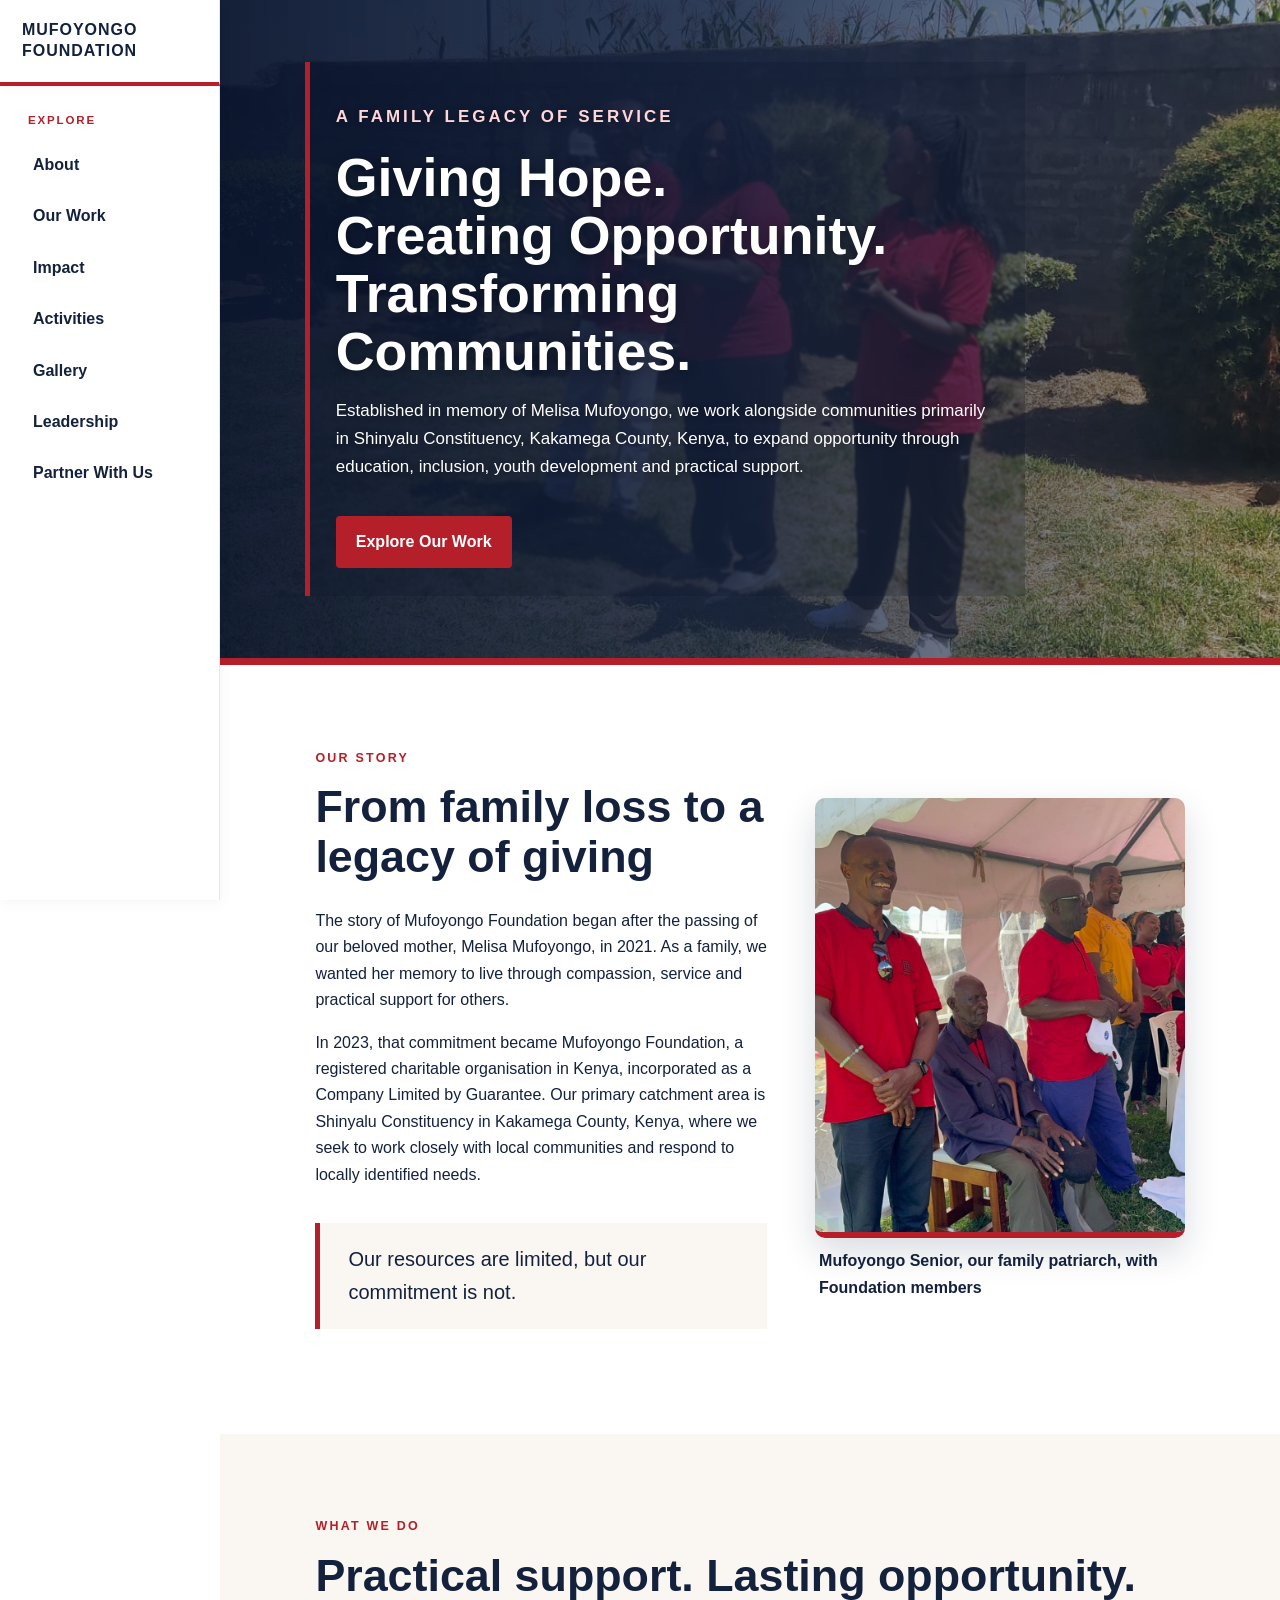
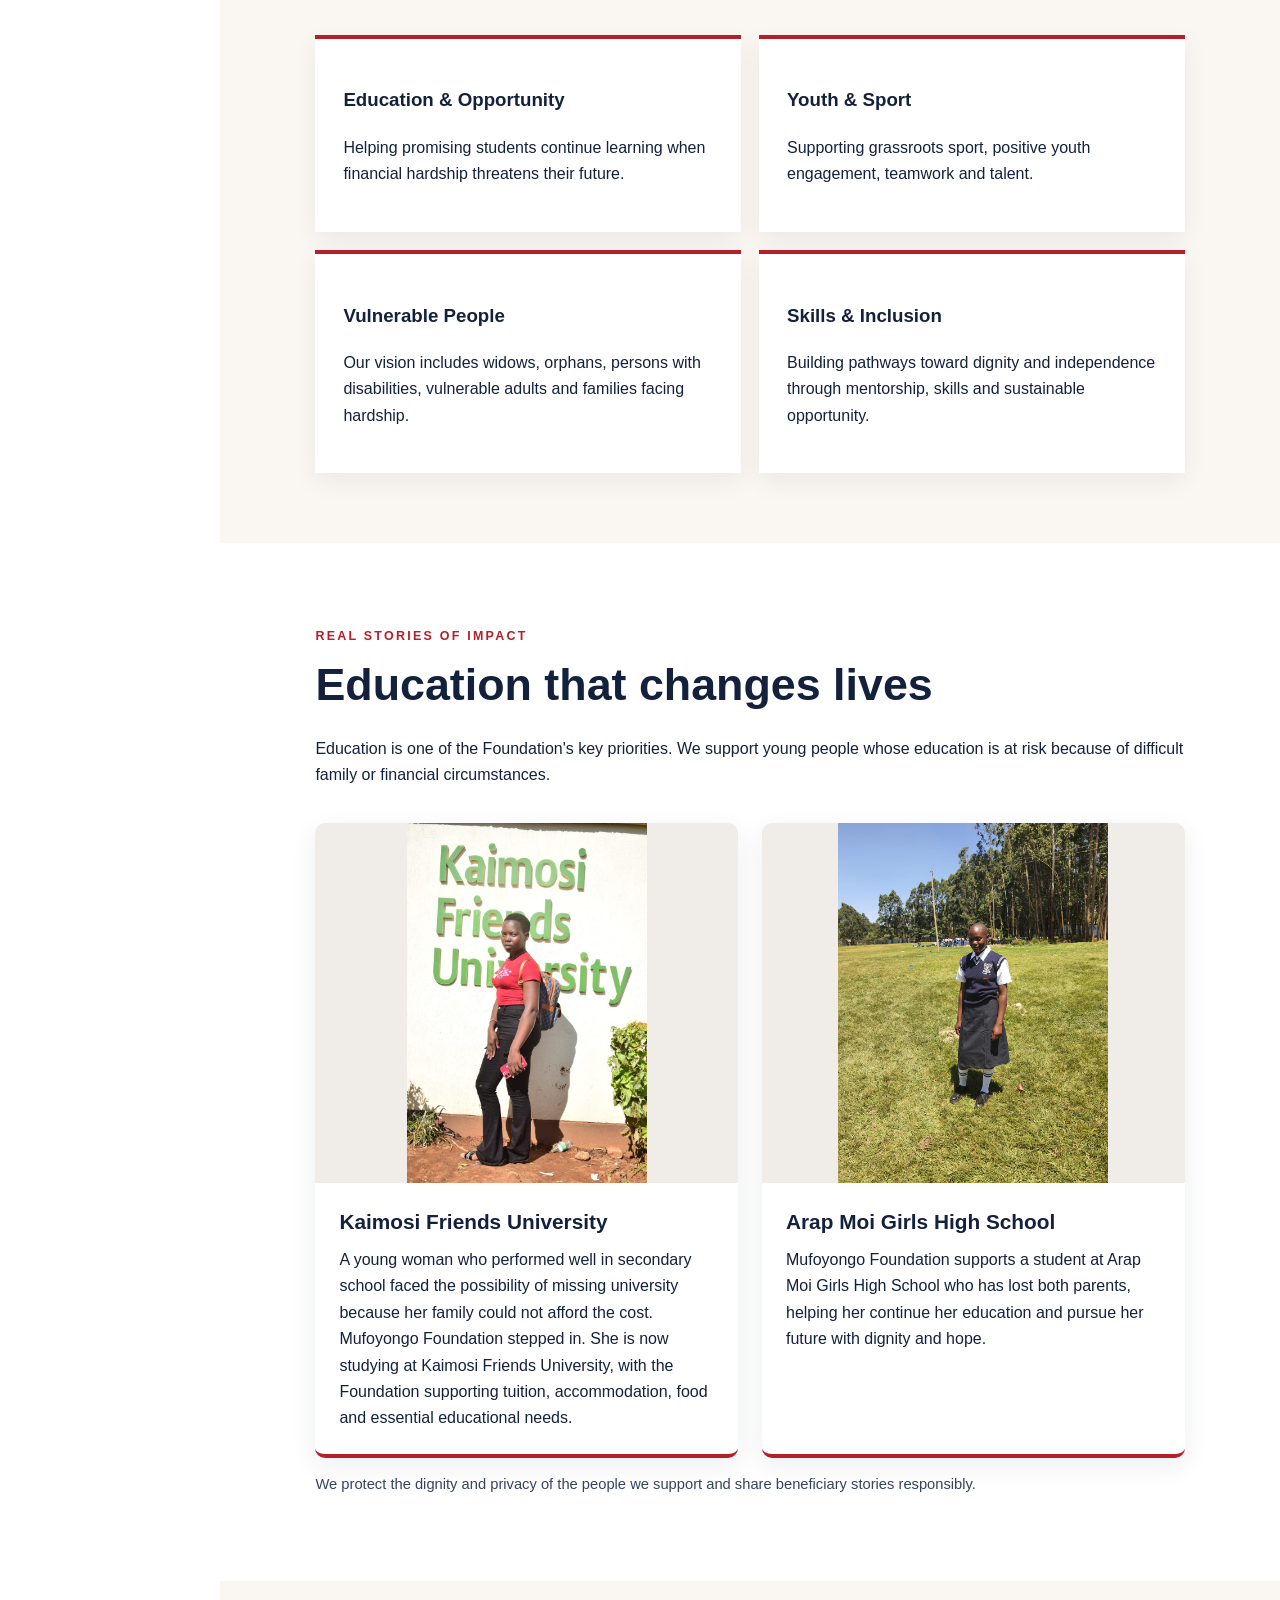
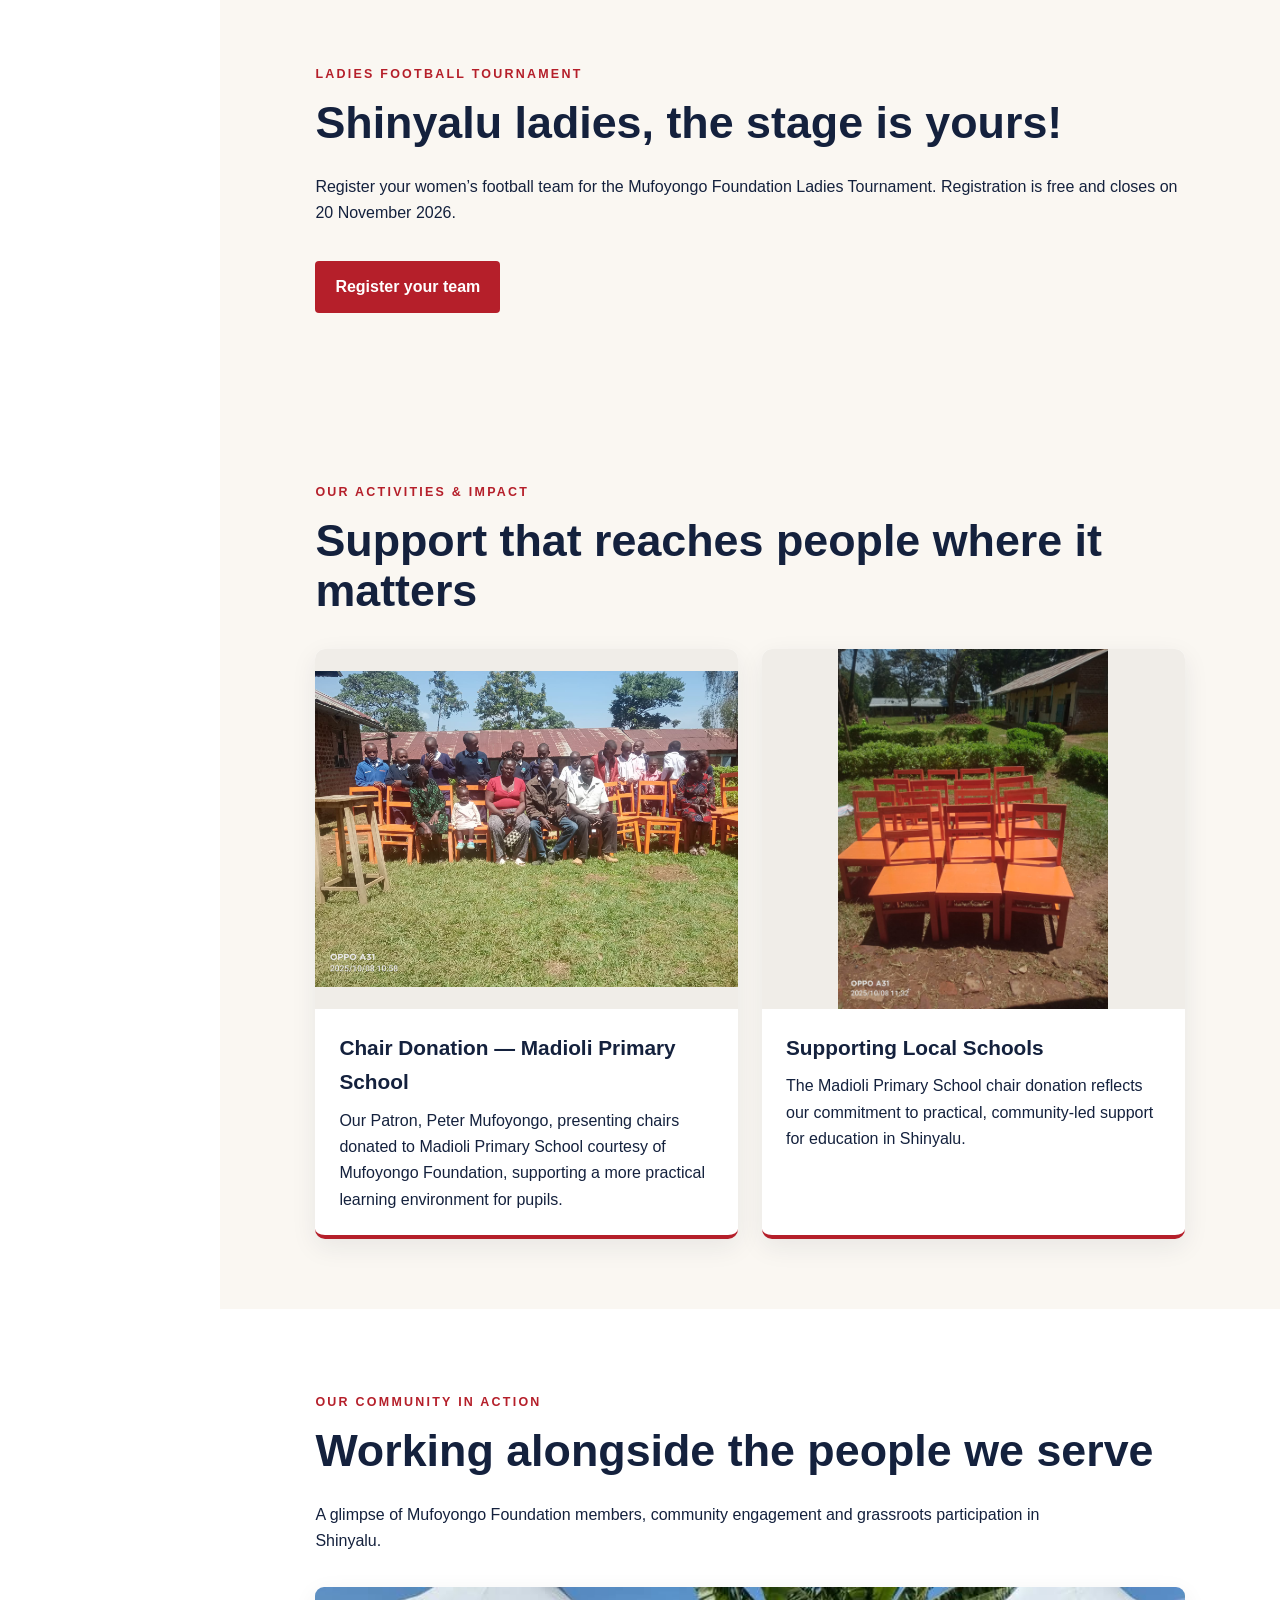
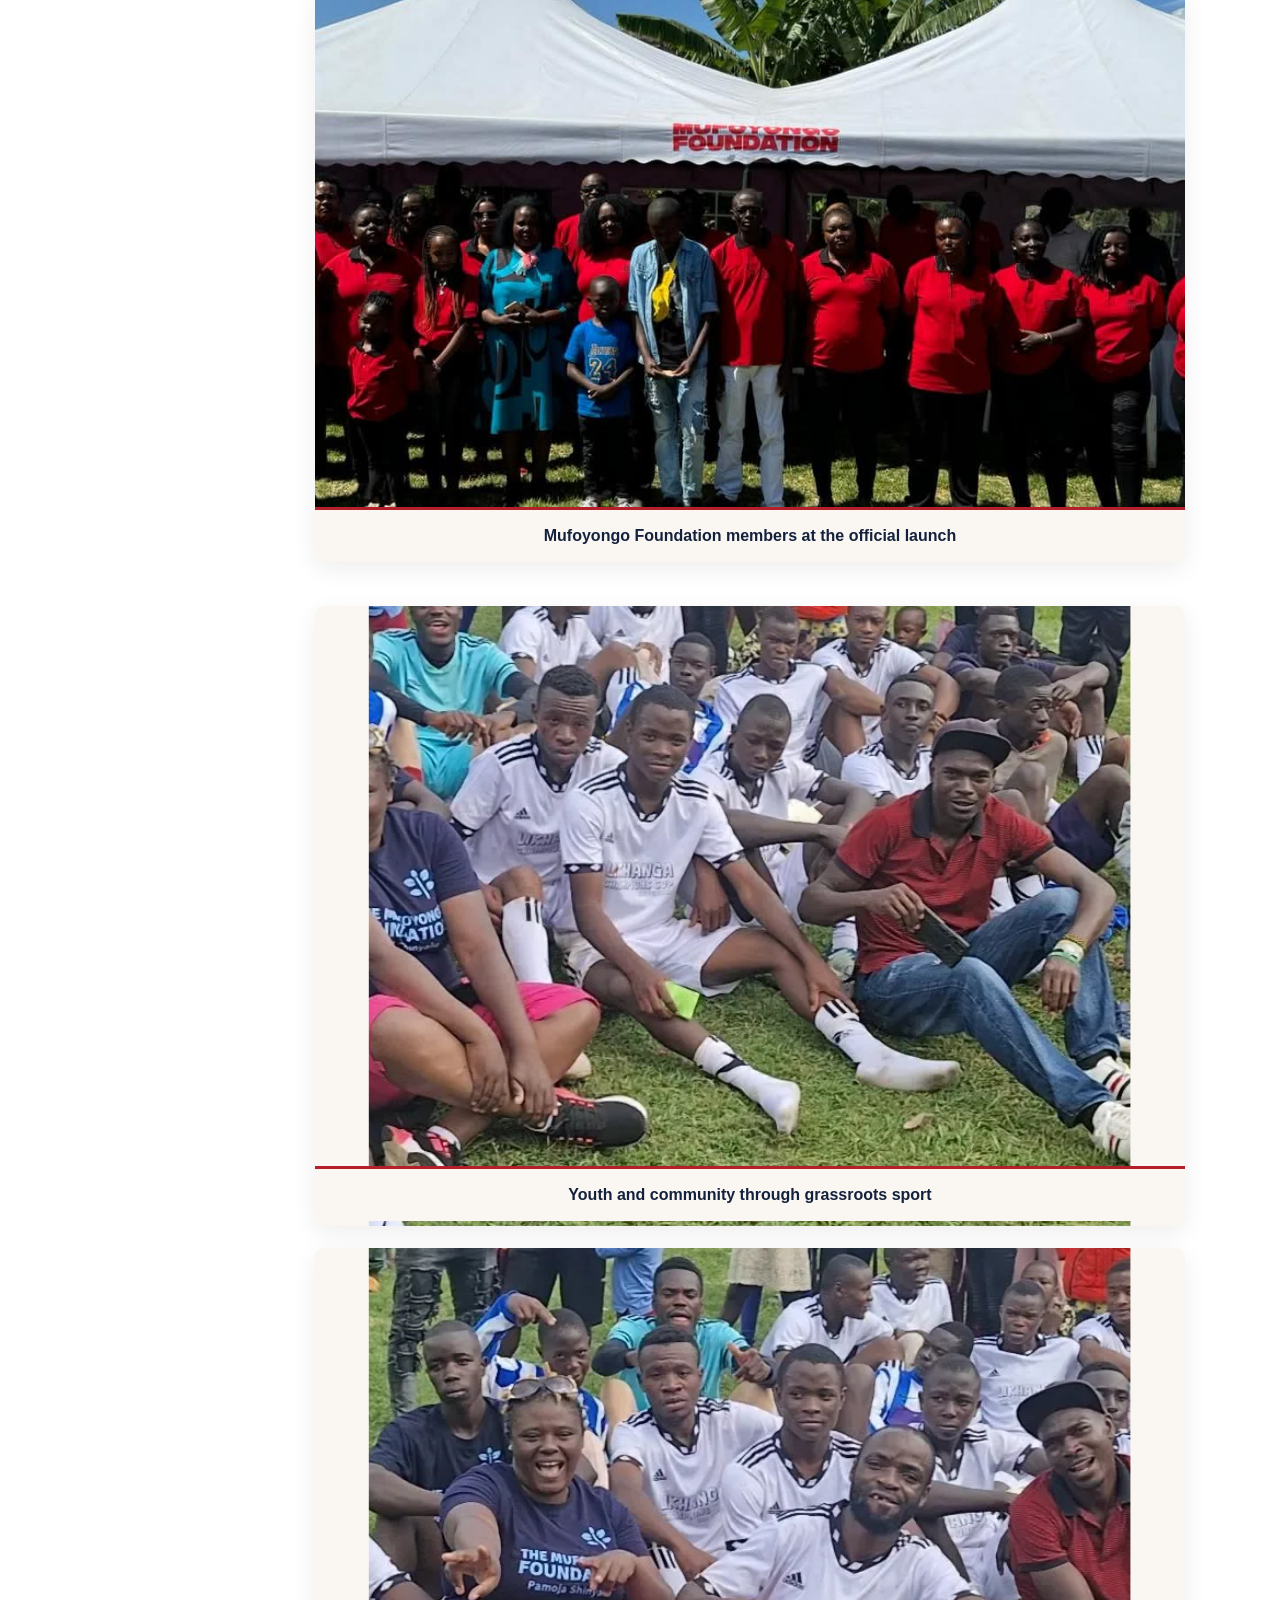
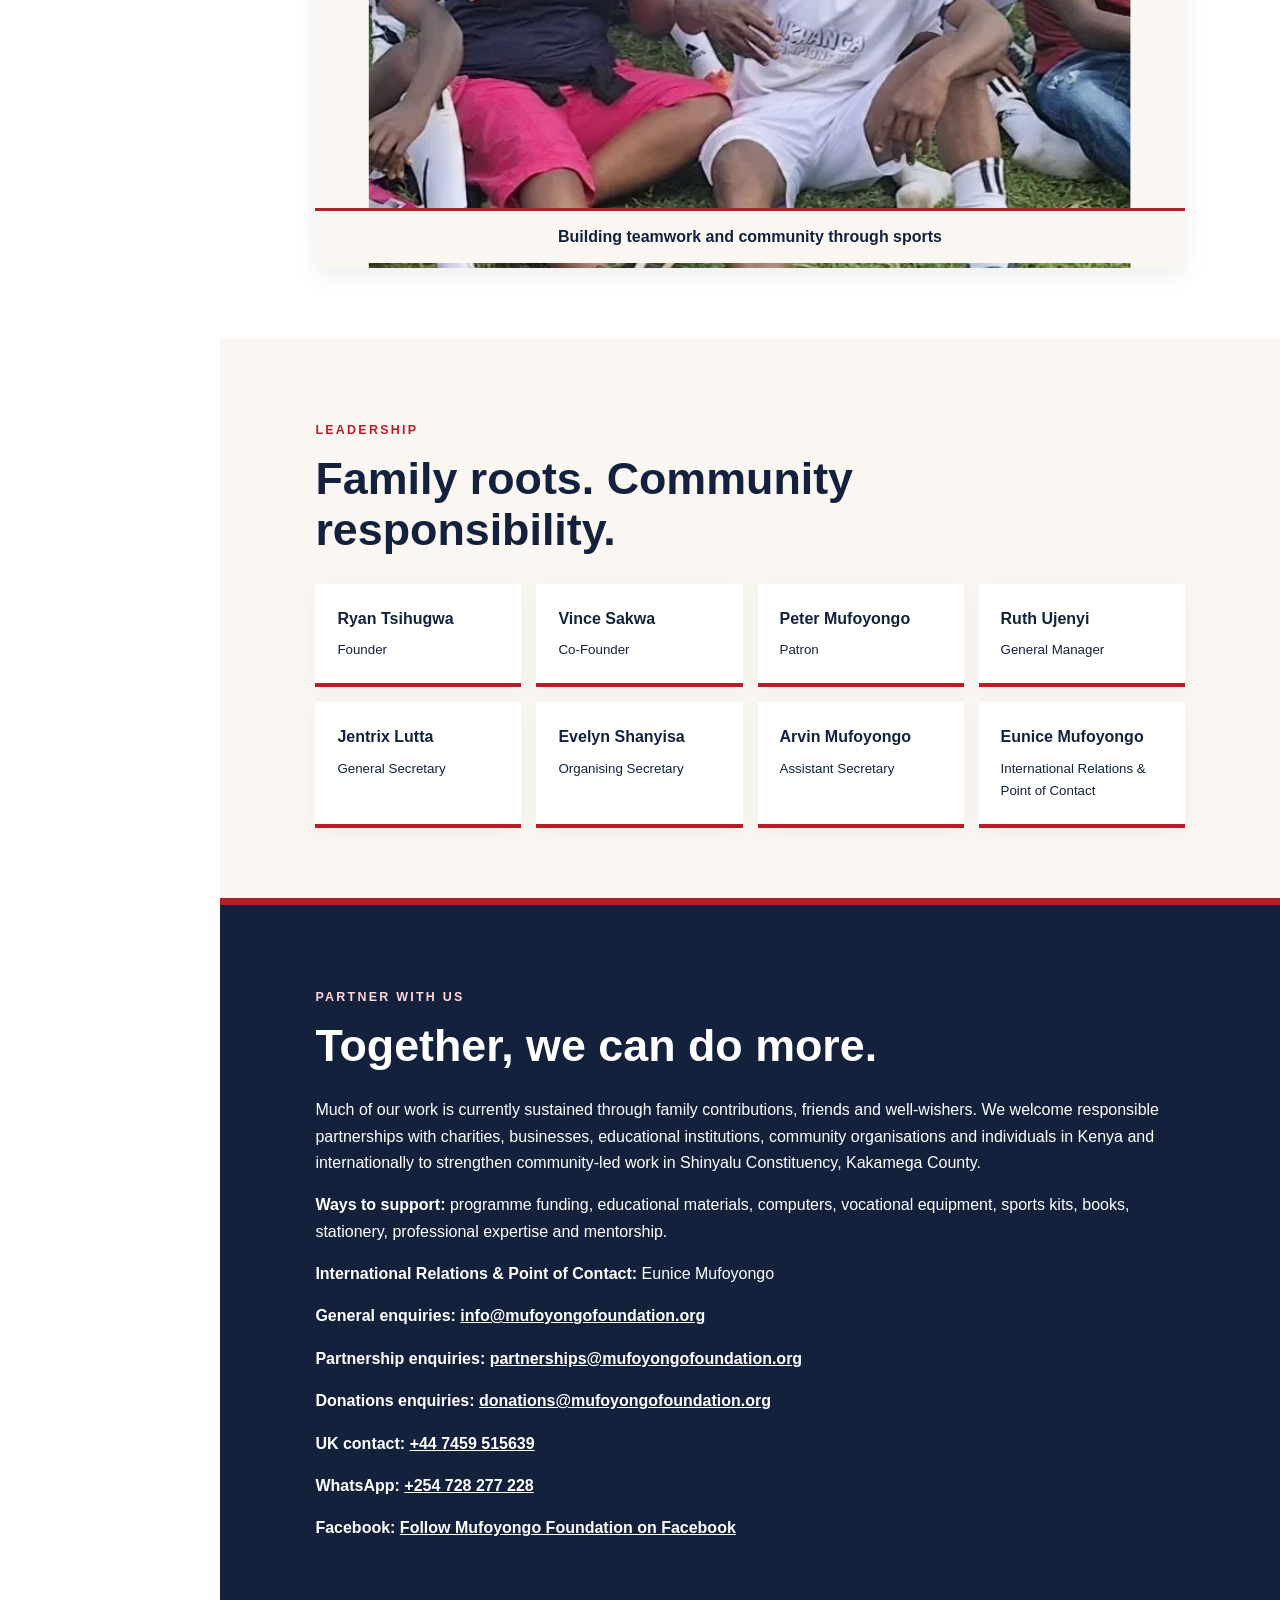
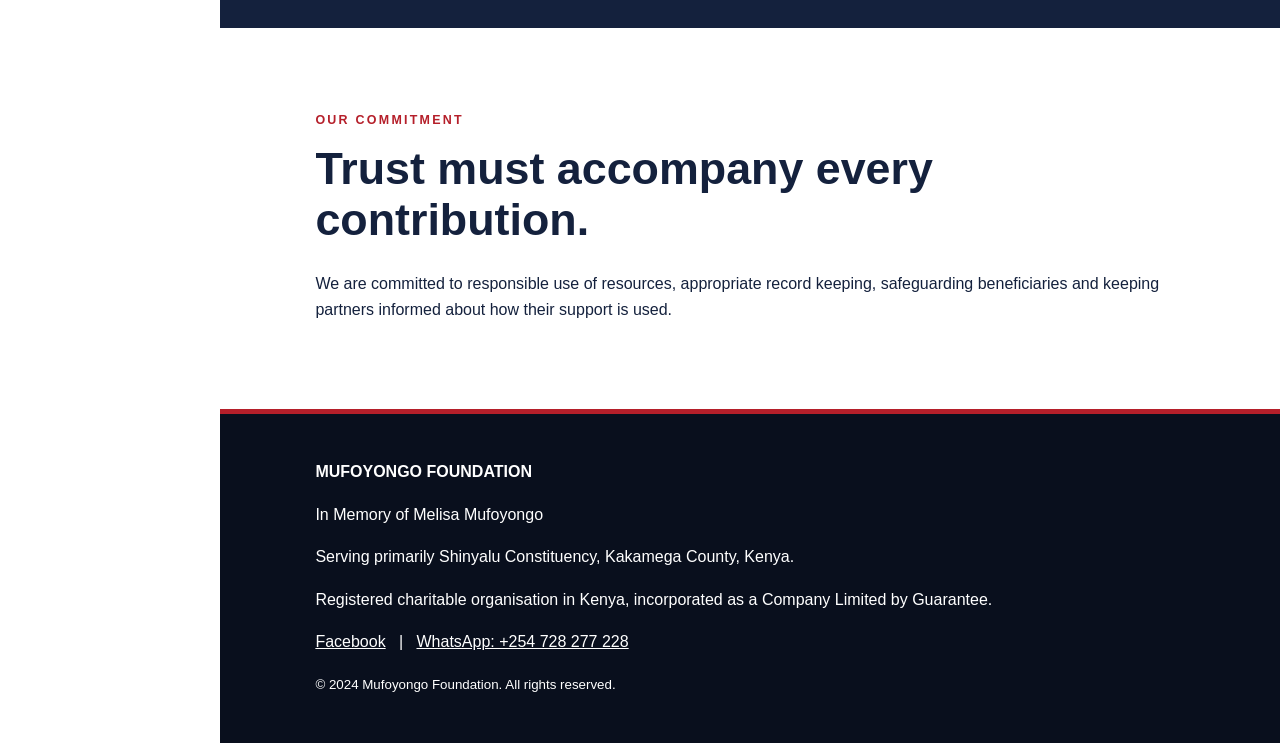
<file: index.html>
<!doctype html><html lang="en"><head><meta charset="utf-8"><meta name="viewport" content="width=device-width,initial-scale=1"><meta name="description" content="Mufoyongo Foundation is a registered non-profit organisation supporting education, youth empowerment, vulnerable families, persons with disabilities and community development in Shinyalu Constituency, Kakamega County, Kenya."><title>Mufoyongo Foundation | Non-Profit Organisation in Shinyalu, Kenya</title><link rel="stylesheet" href="style.css"></head><body><header><button class="menu-toggle" type="button" aria-label="Open menu" aria-controls="site-menu" aria-expanded="false"><span></span><span></span><span></span></button><div class="brand">MUFOYONGO FOUNDATION</div></header><div class="nav-overlay" aria-hidden="true"></div><aside class="side-nav" id="site-menu"><button class="menu-close" type="button" aria-label="Close menu">&times;</button><div class="side-nav-title">Explore</div><nav><a href="#about">About</a><a href="#work">Our Work</a><a href="#impact">Impact</a><a href="#activities">Activities</a><a href="#gallery">Gallery</a><a href="#leadership">Leadership</a><a href="#partner">Partner With Us</a></nav></aside><div class="site-content"><main><section class="hero"><div><p class="eyebrow">A FAMILY LEGACY OF SERVICE</p><h1>Giving Hope.<br>Creating Opportunity.<br>Transforming Communities.</h1><p>Established in memory of Melisa Mufoyongo, we work alongside communities primarily in Shinyalu Constituency, Kakamega County, Kenya, to expand opportunity through education, inclusion, youth development and practical support.</p><a class="btn" href="#work">Explore Our Work</a></div></section><section id="about"><div class="split"><div><p class="eyebrow">OUR STORY</p><h2>From family loss to a legacy of giving</h2><p>The story of Mufoyongo Foundation began after the passing of our beloved mother, Melisa Mufoyongo, in 2021. As a family, we wanted her memory to live through compassion, service and practical support for others.</p><p>In 2023, that commitment became Mufoyongo Foundation, a registered charitable organisation in Kenya, incorporated as a Company Limited by Guarantee. Our primary catchment area is Shinyalu Constituency in Kakamega County, Kenya, where we seek to work closely with local communities and respond to locally identified needs.</p><blockquote>Our resources are limited, but our commitment is not.</blockquote></div><figure class="feature-figure"><img class="feature-photo patriarch-feature" src="IMG-20261014-WA0013.jpg" alt="Mufoyongo Senior, family patriarch, seated with Mufoyongo Foundation members"><figcaption>Mufoyongo Senior, our family patriarch, with Foundation members</figcaption></figure></div></section><section id="work" class="soft"><p class="eyebrow">WHAT WE DO</p><h2>Practical support. Lasting opportunity.</h2><div class="cards"><article><h3>Education & Opportunity</h3><p>Helping promising students continue learning when financial hardship threatens their future.</p></article><article><h3>Youth & Sport</h3><p>Supporting grassroots sport, positive youth engagement, teamwork and talent.</p></article><article><h3>Vulnerable People</h3><p>Our vision includes widows, orphans, persons with disabilities, vulnerable adults and families facing hardship.</p></article><article><h3>Skills & Inclusion</h3><p>Building pathways toward dignity and independence through mentorship, skills and sustainable opportunity.</p></article></div></section><section id="impact"><p class="eyebrow">REAL STORIES OF IMPACT</p><h2>Education that changes lives</h2><p>Education is one of the Foundation's key priorities. We support young people whose education is at risk because of difficult family or financial circumstances.</p><div class="activity-grid"><article class="activity-card"><img src="IMG-20261009-WA0022.jpg" alt="Student supported by Mufoyongo Foundation at Kaimosi Friends University"><div><h3>Kaimosi Friends University</h3><p>A young woman who performed well in secondary school faced the possibility of missing university because her family could not afford the cost. Mufoyongo Foundation stepped in. She is now studying at Kaimosi Friends University, with the Foundation supporting tuition, accommodation, food and essential educational needs.</p></div></article><article class="activity-card"><img src="IMG-20261102-WA0014.jpg" alt="Student supported by Mufoyongo Foundation at Arap Moi Girls High School"><div><h3>Arap Moi Girls High School</h3><p>Mufoyongo Foundation supports a student at Arap Moi Girls High School who has lost both parents, helping her continue her education and pursue her future with dignity and hope.</p></div></article></div><p class="note">We protect the dignity and privacy of the people we support and share beneficiary stories responsibly.</p></section><section class="soft" id="ladies-tournament"><p class="eyebrow">LADIES FOOTBALL TOURNAMENT</p><h2>Shinyalu ladies, the stage is yours!</h2><p>Register your women’s football team for the Mufoyongo Foundation Ladies Tournament. Registration is free and closes on 20 November 2026.</p><p><a class="btn" href="register.html">Register your team</a></p></section><section id="activities" class="soft"><p class="eyebrow">OUR ACTIVITIES & IMPACT</p><h2>Support that reaches people where it matters</h2><div class="activity-grid"><article class="activity-card"><img src="IMG-20261102-WA0009.jpg" alt="Peter Mufoyongo presenting chairs donated by Mufoyongo Foundation to Madioli Primary School"><div><h3>Chair Donation — Madioli Primary School</h3><p>Our Patron, Peter Mufoyongo, presenting chairs donated to Madioli Primary School courtesy of Mufoyongo Foundation, supporting a more practical learning environment for pupils.</p></div></article><article class="activity-card"><img src="IMG-20261102-WA0011.jpg" alt="Mufoyongo Foundation chair donation activity at Madioli Primary School"><div><h3>Supporting Local Schools</h3><p>The Madioli Primary School chair donation reflects our commitment to practical, community-led support for education in Shinyalu.</p></div></article></div></section><section id="gallery" class="gallery-section"><p class="eyebrow">OUR COMMUNITY IN ACTION</p><h2>Working alongside the people we serve</h2><p class="gallery-intro">A glimpse of Mufoyongo Foundation members, community engagement and grassroots participation in Shinyalu.</p><div class="gallery"><figure><img class="members-photo" src="IMG-20261102-WA0016.jpg" alt="Mufoyongo Foundation members at the official launch"><figcaption>Mufoyongo Foundation members at the official launch</figcaption></figure><figure class="gallery-spacer" aria-hidden="true"></figure><figure class="rotated-photo-frame"><img class="rotate-left" src="25f516f0b5b633e04be869a05771ec86.webp" alt="Mufoyongo Foundation youth and community sports activity"><figcaption>Youth and community through grassroots sport</figcaption></figure><figure class="rotated-photo-frame"><img class="rotate-left" src="651fce0d6d55ffa7c483a752df6c9d7b.webp" alt="Community sports activity supported by Mufoyongo Foundation"><figcaption>Building teamwork and community through sports</figcaption></figure></div></section><section id="leadership" class="soft"><p class="eyebrow">LEADERSHIP</p><h2>Family roots. Community responsibility.</h2><div class="leaders"><div><strong>Ryan Tsihugwa</strong><small>Founder</small></div><div><strong>Vince Sakwa</strong><small>Co-Founder</small></div><div><strong>Peter Mufoyongo</strong><small>Patron</small></div><div><strong>Ruth Ujenyi</strong><small>General Manager</small></div><div><strong>Jentrix Lutta</strong><small>General Secretary</small></div><div><strong>Evelyn Shanyisa</strong><small>Organising Secretary</small></div><div><strong>Arvin Mufoyongo</strong><small>Assistant Secretary</small></div><div><strong>Eunice Mufoyongo</strong><small>International Relations & Point of Contact</small></div></div></section><section id="partner" class="partner"><p class="eyebrow">PARTNER WITH US</p><h2>Together, we can do more.</h2><p>Much of our work is currently sustained through family contributions, friends and well-wishers. We welcome responsible partnerships with charities, businesses, educational institutions, community organisations and individuals in Kenya and internationally to strengthen community-led work in Shinyalu Constituency, Kakamega County.</p><p><strong>Ways to support:</strong> programme funding, educational materials, computers, vocational equipment, sports kits, books, stationery, professional expertise and mentorship.</p><p><strong>International Relations & Point of Contact:</strong> Eunice Mufoyongo</p><p><strong>General enquiries:</strong> <a href="mailto:info@mufoyongofoundation.org">info@mufoyongofoundation.org</a></p><p><strong>Partnership enquiries:</strong> <a href="mailto:partnerships@mufoyongofoundation.org">partnerships@mufoyongofoundation.org</a></p><p><strong>Donations enquiries:</strong> <a href="mailto:donations@mufoyongofoundation.org">donations@mufoyongofoundation.org</a></p><p><strong>UK contact:</strong> <a href="tel:+447459515639">+44 7459 515639</a></p><p><strong>WhatsApp:</strong> <a href="https://wa.me/254728277228" target="_blank" rel="noopener">+254 728 277 228</a></p><p><strong>Facebook:</strong> <a href="https://www.facebook.com/share/1K9yjSeUjF/" target="_blank" rel="noopener">Follow Mufoyongo Foundation on Facebook</a></p></section><section><p class="eyebrow">OUR COMMITMENT</p><h2>Trust must accompany every contribution.</h2><p>We are committed to responsible use of resources, appropriate record keeping, safeguarding beneficiaries and keeping partners informed about how their support is used.</p></section></main><footer><strong>MUFOYONGO FOUNDATION</strong><p>In Memory of Melisa Mufoyongo</p><p>Serving primarily Shinyalu Constituency, Kakamega County, Kenya.</p><p>Registered charitable organisation in Kenya, incorporated as a Company Limited by Guarantee.</p><p><a href="https://www.facebook.com/share/1K9yjSeUjF/" target="_blank" rel="noopener">Facebook</a> &nbsp; | &nbsp; <a href="https://wa.me/254728277228" target="_blank" rel="noopener">WhatsApp: +254 728 277 228</a></p><small>© 2024 Mufoyongo Foundation. All rights reserved.</small></footer></div><script>(function(){const toggle=document.querySelector('.menu-toggle'),menu=document.querySelector('.side-nav'),closeBtn=document.querySelector('.menu-close'),overlay=document.querySelector('.nav-overlay'),links=menu.querySelectorAll('a');function openMenu(){menu.classList.add('open');overlay.classList.add('open');document.body.classList.add('menu-open');toggle.setAttribute('aria-expanded','true')}function closeMenu(){menu.classList.remove('open');overlay.classList.remove('open');document.body.classList.remove('menu-open');toggle.setAttribute('aria-expanded','false')}toggle.addEventListener('click',openMenu);closeBtn.addEventListener('click',closeMenu);overlay.addEventListener('click',closeMenu);links.forEach(link=>link.addEventListener('click',closeMenu));document.addEventListener('keydown',e=>{if(e.key==='Escape')closeMenu()});window.addEventListener('resize',()=>{if(window.innerWidth>900)closeMenu()})})();</script></body></html>
</file>
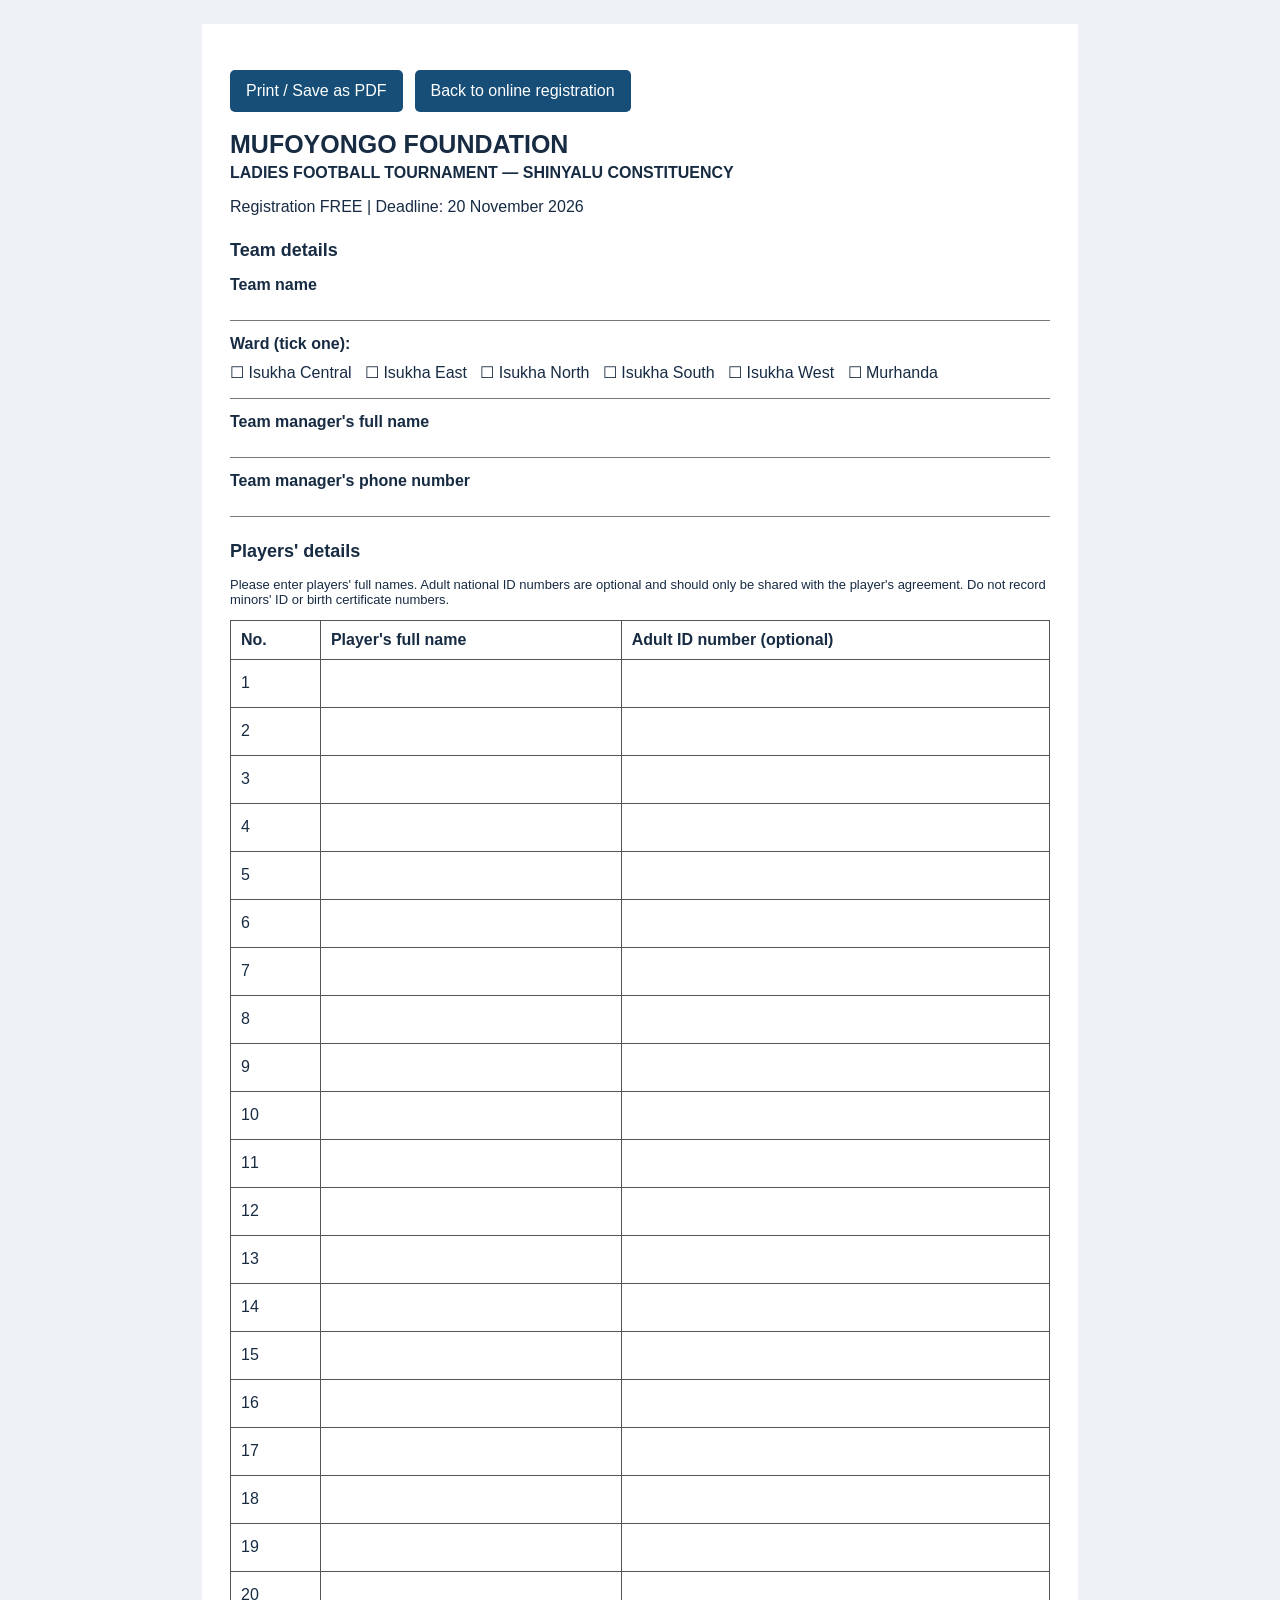
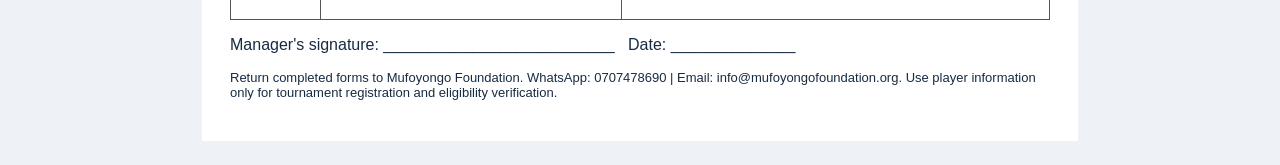
<file: print-registration.html>
<!doctype html><html lang="en"><head><meta charset="utf-8"><meta name="viewport" content="width=device-width,initial-scale=1"><title>Printable Football Team Registration | Mufoyongo Foundation</title><style>body{font-family:Arial,sans-serif;color:#172b43;margin:0;background:#eef2f6}.wrap{max-width:820px;margin:24px auto;padding:28px;background:white}h1{font-size:25px;margin-bottom:5px}h2{font-size:18px;margin-top:24px}.field{margin:14px 0;border-bottom:1px solid #777;padding-bottom:16px}.field strong{display:block;margin-bottom:10px}.rows{width:100%;border-collapse:collapse}.rows td,.rows th{border:1px solid #555;padding:10px;text-align:left}.rows td{height:27px}.actions{display:flex;gap:12px;flex-wrap:wrap;margin:18px 0}button,a.btn{background:#174e77;color:white;border:0;padding:12px 16px;text-decoration:none;border-radius:5px;font-size:16px;cursor:pointer}.small{font-size:13px} @media print{body{background:white}.wrap{margin:0;padding:0}.actions{display:none}h1{font-size:21px}.rows td{height:21px} @page{size:A4;margin:13mm}}</style></head><body><main class="wrap"><div class="actions"><button type="button" onclick="window.print()">Print / Save as PDF</button><a class="btn" href="register.html">Back to online registration</a></div><h1>MUFOYONGO FOUNDATION</h1><strong>LADIES FOOTBALL TOURNAMENT — SHINYALU CONSTITUENCY</strong><p>Registration FREE | Deadline: 20 November 2026</p><h2>Team details</h2><div class="field"><strong>Team name</strong></div><div class="field"><strong>Ward (tick one):</strong> ☐ Isukha Central &nbsp; ☐ Isukha East &nbsp; ☐ Isukha North &nbsp; ☐ Isukha South &nbsp; ☐ Isukha West &nbsp; ☐ Murhanda</div><div class="field"><strong>Team manager's full name</strong></div><div class="field"><strong>Team manager's phone number</strong></div><h2>Players' details</h2><p class="small">Please enter players' full names. Adult national ID numbers are optional and should only be shared with the player's agreement. Do not record minors' ID or birth certificate numbers.</p><table class="rows"><thead><tr><th>No.</th><th>Player's full name</th><th>Adult ID number (optional)</th></tr></thead><tbody><tr><td>1</td><td></td><td></td></tr><tr><td>2</td><td></td><td></td></tr><tr><td>3</td><td></td><td></td></tr><tr><td>4</td><td></td><td></td></tr><tr><td>5</td><td></td><td></td></tr><tr><td>6</td><td></td><td></td></tr><tr><td>7</td><td></td><td></td></tr><tr><td>8</td><td></td><td></td></tr><tr><td>9</td><td></td><td></td></tr><tr><td>10</td><td></td><td></td></tr><tr><td>11</td><td></td><td></td></tr><tr><td>12</td><td></td><td></td></tr><tr><td>13</td><td></td><td></td></tr><tr><td>14</td><td></td><td></td></tr><tr><td>15</td><td></td><td></td></tr><tr><td>16</td><td></td><td></td></tr><tr><td>17</td><td></td><td></td></tr><tr><td>18</td><td></td><td></td></tr><tr><td>19</td><td></td><td></td></tr><tr><td>20</td><td></td><td></td></tr></tbody></table><p>Manager's signature: __________________________ &nbsp; Date: ______________</p><p class="small">Return completed forms to Mufoyongo Foundation. WhatsApp: 0707478690 | Email: info@mufoyongofoundation.org. Use player information only for tournament registration and eligibility verification.</p></main></body></html>
</file>
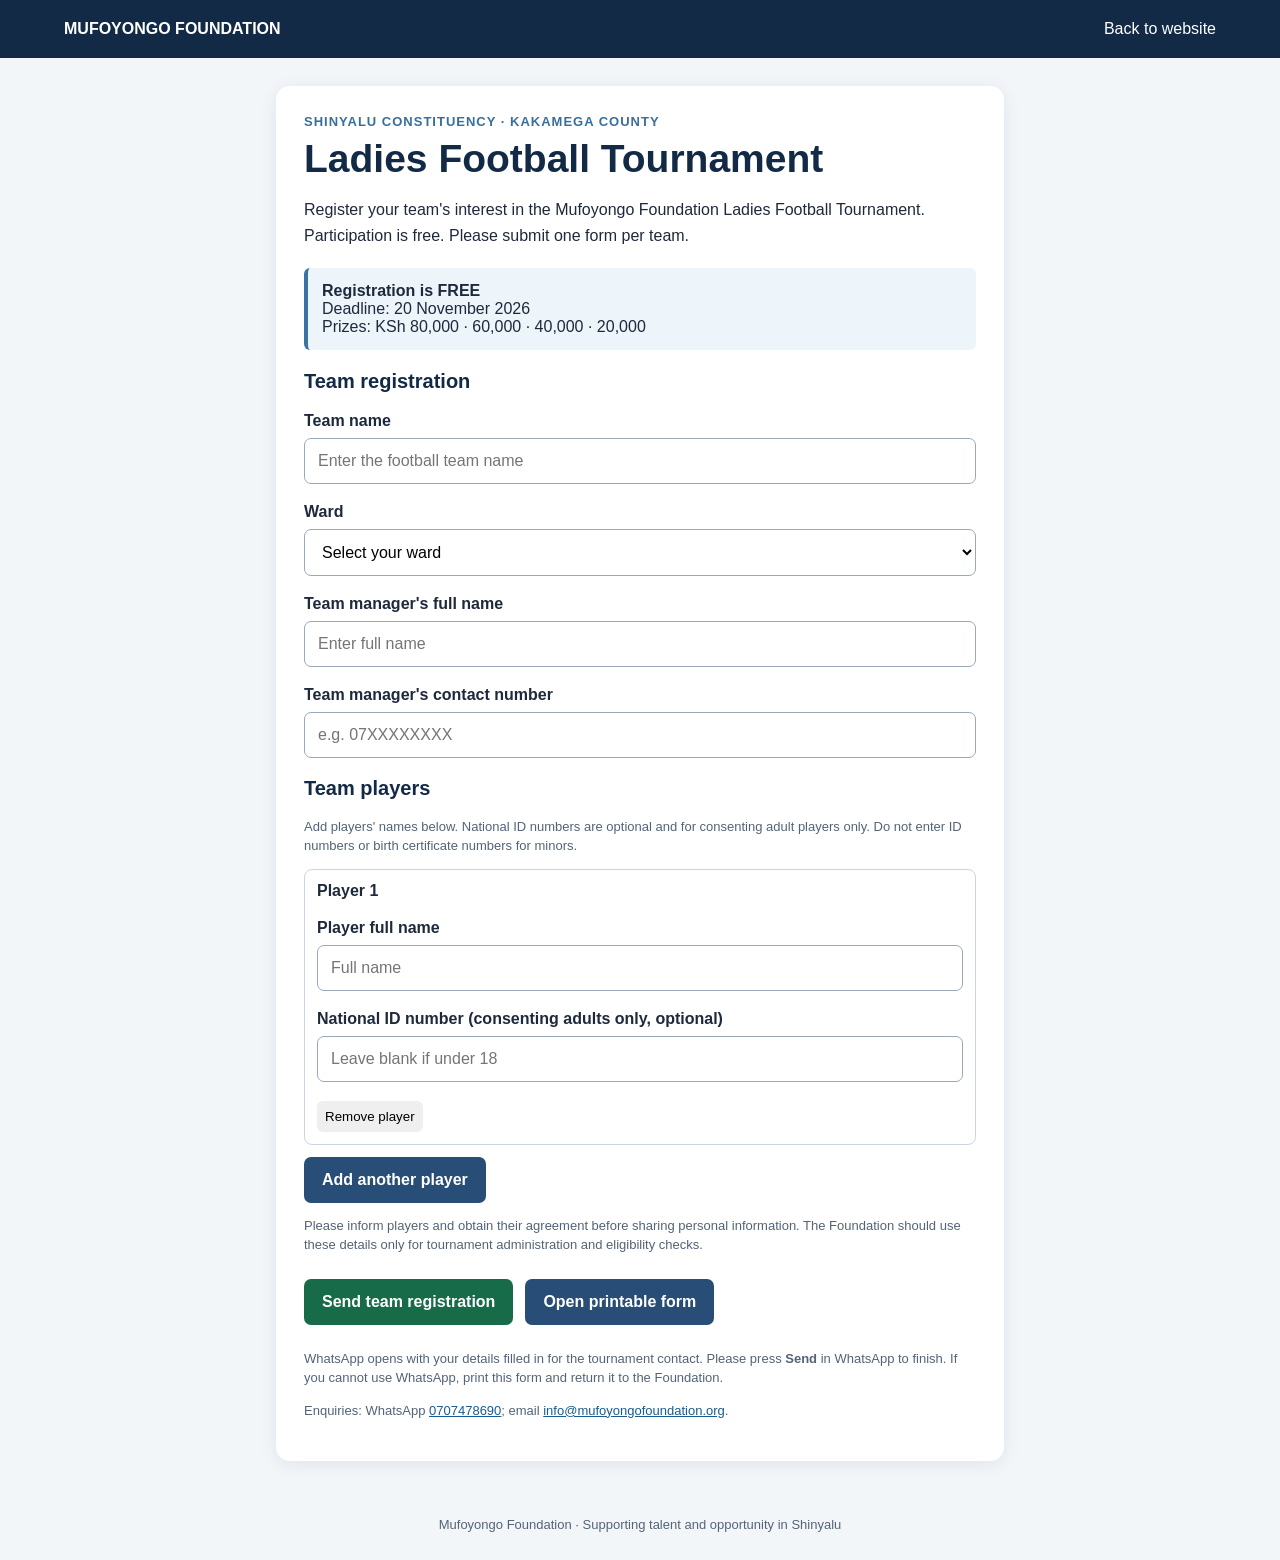
<file: register.html>
<!doctype html>
<html lang="en"><head><meta charset="utf-8"><meta name="viewport" content="width=device-width,initial-scale=1">
<title>Ladies Football Tournament Registration | Mufoyongo Foundation</title>
<meta name="description" content="Register your Shinyalu women's football team for the Mufoyongo Foundation Ladies Football Tournament. Free registration closes 20 November 2026.">
<style>
:root{font-family:Arial,Helvetica,sans-serif;color:#1e293b;background:#f3f6f9}*{box-sizing:border-box}body{margin:0}header{background:#132a46;color:white;padding:20px 5%;display:flex;justify-content:space-between;gap:16px;align-items:center}header a{color:white;text-decoration:none}.wrap{max-width:760px;margin:28px auto;padding:0 16px}.panel{background:white;border-radius:14px;padding:28px;box-shadow:0 3px 18px #1b355017}h1{font-size:clamp(26px,5vw,39px);margin:8px 0 12px;color:#132a46}h2{font-size:20px;color:#132a46}.eyebrow{font-weight:700;letter-spacing:1px;color:#386f9d;font-size:13px}.intro{line-height:1.6}.info{padding:14px;background:#edf5fb;border-left:4px solid #3974a5;border-radius:6px;margin:20px 0}.field{margin:19px 0}label{display:block;font-weight:700;margin-bottom:8px}input,select{width:100%;padding:13px;border:1px solid #9aa9b8;border-radius:7px;font-size:16px;background:white}.hint{font-size:13px;color:#516171;margin-top:6px}.btn{display:inline-block;border:0;border-radius:7px;padding:14px 18px;background:#176b48;color:white;font-size:16px;font-weight:700;cursor:pointer;text-decoration:none}.secondary{background:#284d76}.actions{display:flex;flex-wrap:wrap;gap:12px;margin:24px 0}.small{font-size:13px;color:#536477;line-height:1.5}.print-only{display:none}footer{text-align:center;padding:28px;color:#536477;font-size:13px}a{color:#175b90}@media print{header,.actions,.online-only,footer{display:none!important}body{background:white}.wrap{margin:0;max-width:none}.panel{box-shadow:none;padding:0}.print-only{display:block}.field input,.field select{border:0;border-bottom:1px solid black;border-radius:0}.info{border:1px solid black;background:white}}
.player-row{border:1px solid #cbd5e1;border-radius:8px;padding:12px;margin:12px 0}.remove{padding:8px;border:0;border-radius:6px}.print-table{width:100%;border-collapse:collapse}.print-table td,.print-table th{border:1px solid #555;padding:8px}@media screen{.print-table{display:none}}@media print{#players,.add-player{display:none!important}}</style></head><body><header><strong>MUFOYONGO FOUNDATION</strong><a href="/">Back to website</a></header>
<main class="wrap"><div class="panel"><div class="eyebrow">SHINYALU CONSTITUENCY · KAKAMEGA COUNTY</div>
<h1>Ladies Football Tournament</h1><p class="intro">Register your team's interest in the Mufoyongo Foundation Ladies Football Tournament. Participation is free. Please submit one form per team.</p>
<div class="info"><strong>Registration is FREE</strong><br>Deadline: 20 November 2026<br>Prizes: KSh 80,000 · 60,000 · 40,000 · 20,000</div>
<h2>Team registration</h2><form id="registration">
<div class="field"><label for="team">Team name</label><input id="team" name="team" required maxlength="120" placeholder="Enter the football team name"></div>
<div class="field"><label for="ward">Ward</label><select id="ward" name="ward" required><option value="">Select your ward</option><option>Isukha Central</option><option>Isukha East</option><option>Isukha North</option><option>Isukha South</option><option>Isukha West</option><option>Murhanda</option></select></div>
<div class="field"><label for="manager">Team manager's full name</label><input id="manager" name="manager" required maxlength="120" placeholder="Enter full name"></div>
<div class="field"><label for="phone">Team manager's contact number</label><input id="phone" name="phone" type="tel" required maxlength="20" pattern="[+0-9 ()-]{9,20}" placeholder="e.g. 07XXXXXXXX"></div>
<h2>Team players</h2><p class="small">Add players' names below. National ID numbers are optional and for consenting adult players only. Do not enter ID numbers or birth certificate numbers for minors.</p><div id="players" class="online-only"></div><button type="button" class="btn secondary add-player online-only" id="add-player">Add another player</button><table class="print-table"><thead><tr><th>No.</th><th>Player full name</th><th>Adult ID (optional)</th></tr></thead><tbody><tr><td>1</td><td>&nbsp;</td><td>&nbsp;</td></tr><tr><td>2</td><td>&nbsp;</td><td>&nbsp;</td></tr><tr><td>3</td><td>&nbsp;</td><td>&nbsp;</td></tr><tr><td>4</td><td>&nbsp;</td><td>&nbsp;</td></tr><tr><td>5</td><td>&nbsp;</td><td>&nbsp;</td></tr><tr><td>6</td><td>&nbsp;</td><td>&nbsp;</td></tr><tr><td>7</td><td>&nbsp;</td><td>&nbsp;</td></tr><tr><td>8</td><td>&nbsp;</td><td>&nbsp;</td></tr><tr><td>9</td><td>&nbsp;</td><td>&nbsp;</td></tr><tr><td>10</td><td>&nbsp;</td><td>&nbsp;</td></tr><tr><td>11</td><td>&nbsp;</td><td>&nbsp;</td></tr><tr><td>12</td><td>&nbsp;</td><td>&nbsp;</td></tr><tr><td>13</td><td>&nbsp;</td><td>&nbsp;</td></tr><tr><td>14</td><td>&nbsp;</td><td>&nbsp;</td></tr><tr><td>15</td><td>&nbsp;</td><td>&nbsp;</td></tr><tr><td>16</td><td>&nbsp;</td><td>&nbsp;</td></tr><tr><td>17</td><td>&nbsp;</td><td>&nbsp;</td></tr><tr><td>18</td><td>&nbsp;</td><td>&nbsp;</td></tr><tr><td>19</td><td>&nbsp;</td><td>&nbsp;</td></tr><tr><td>20</td><td>&nbsp;</td><td>&nbsp;</td></tr></tbody></table><p class="small">Please inform players and obtain their agreement before sharing personal information. The Foundation should use these details only for tournament administration and eligibility checks.</p>
<div class="actions online-only"><button class="btn" type="submit">Send team registration</button><a class="btn secondary" href="print-registration.html" target="_blank" rel="noopener">Open printable form</a></div>
</form><p class="small online-only">WhatsApp opens with your details filled in for the tournament contact. Please press <strong>Send</strong> in WhatsApp to finish. If you cannot use WhatsApp, print this form and return it to the Foundation.</p>
<p class="print-only">Completed by: ________________________ Date: ________________</p>
<p class="small">Enquiries: WhatsApp <a href="https://wa.me/254707478690">0707478690</a>; email <a href="mailto:info@mufoyongofoundation.org">info@mufoyongofoundation.org</a>.</p></div></main>
<footer>Mufoyongo Foundation · Supporting talent and opportunity in Shinyalu</footer>
<script>
const container=document.getElementById('players');
function addPlayer(){const row=document.createElement('div');row.className='player-row';row.innerHTML='<strong>Player</strong><div class="field"><label>Player full name</label><input class="player-name" maxlength="120" required placeholder="Full name"></div><div class="field"><label>National ID number (consenting adults only, optional)</label><input class="player-id" maxlength="20" inputmode="numeric" placeholder="Leave blank if under 18"></div><button type="button" class="remove">Remove player</button>';row.querySelector('.remove').onclick=()=>{row.remove();renumber()};container.appendChild(row);renumber()}
function renumber(){[...container.children].forEach((r,i)=>r.querySelector('strong').textContent='Player '+(i+1))}
document.getElementById('add-player').onclick=addPlayer;addPlayer();
document.getElementById('registration').addEventListener('submit',function(e){e.preventDefault();if(!this.reportValidity())return;const val=id=>document.getElementById(id).value.trim();const players=[...container.querySelectorAll('.player-row')].map((r,i)=>(i+1)+'. '+r.querySelector('.player-name').value.trim()+(r.querySelector('.player-id').value.trim()?' | Adult ID: '+r.querySelector('.player-id').value.trim():''));const msg='MUFOYONGO FOUNDATION LADIES FOOTBALL TOURNAMENT — TEAM REGISTRATION\n\nTeam name: '+val('team')+'\nWard: '+val('ward')+'\nTeam manager: '+val('manager')+'\nContact number: '+val('phone')+'\n\nPLAYERS\n'+players.join('\n')+'\n\nTeam manager confirms players were informed and consent to sharing their details.';window.location.href='https://wa.me/254707478690?text='+encodeURIComponent(msg)});
</script>
</body></html>
</file>
<file: style.css>
*{box-sizing:border-box}html{scroll-behavior:smooth}:root{--red:#b51f2a;--deep-red:#74131b;--navy:#14213d;--cream:#faf7f2;--ink:#14213d;--muted:#34435f}body{margin:0;font-family:Arial,Helvetica,sans-serif;color:var(--navy);line-height:1.65;background:#fff}header{position:fixed;top:0;left:0;width:220px;height:86px;z-index:20;background:#fff;display:flex;align-items:center;padding:16px 22px;border-bottom:4px solid var(--red);border-right:1px solid #e5e7eb;box-shadow:2px 0 12px rgba(0,0,0,.05)}.brand{font-weight:800;letter-spacing:.06em;color:var(--navy);line-height:1.3}.menu-toggle,.menu-close,.nav-overlay{display:none}.side-nav{position:fixed;left:0;top:86px;bottom:0;width:220px;z-index:19;background:#fff;border-right:1px solid #e5e7eb;padding:25px 18px;box-shadow:2px 4px 12px rgba(0,0,0,.04);overflow-y:auto}.side-nav-title{font-size:.72rem;font-weight:800;letter-spacing:.16em;color:var(--red);text-transform:uppercase;padding:0 10px 12px}.side-nav nav{display:flex;flex-direction:column;gap:5px}.side-nav nav a{display:block;color:var(--navy);text-decoration:none;font-weight:700;padding:10px 12px;border-radius:6px;border-left:3px solid transparent}.side-nav nav a:hover{color:var(--red);background:var(--cream);border-left-color:var(--red)}.site-content{margin-left:220px}.hero{min-height:66vh;display:flex;align-items:center;padding:62px 8%;background:linear-gradient(90deg,rgba(9,20,45,.94) 0%,rgba(20,33,61,.84) 48%,rgba(20,33,61,.34) 100%),url('IMG-20261014-WA0017.jpg') center 38%/cover no-repeat;color:#fff;border-bottom:7px solid var(--red)}.hero>div{max-width:720px;padding:24px 26px 28px;border-left:5px solid var(--red);background:rgba(8,18,39,.18);backdrop-filter:blur(1px)}.hero h1{font-size:clamp(2rem,4.2vw,3.55rem);line-height:1.08;margin:.22em 0;font-weight:800;color:#fff;text-shadow:0 2px 12px rgba(0,0,0,.35)}.hero p{max-width:680px;font-size:1.06rem;color:#fff;text-shadow:0 1px 7px rgba(0,0,0,.3)}.eyebrow{font-size:.78rem;font-weight:800;letter-spacing:.18em;color:var(--red)}.hero .eyebrow,.partner .eyebrow{color:#ffd7d9}.btn{display:inline-block;margin-top:18px;padding:13px 20px;background:var(--red);color:#fff;text-decoration:none;font-weight:700;border-radius:4px}.btn:hover{background:#d12a37}section{padding:70px 9%;scroll-margin-top:20px}section p{color:var(--navy)}section h2{font-size:clamp(1.85rem,3.5vw,3rem);line-height:1.12;max-width:850px;margin:.25em 0 .6em;color:var(--navy)}.soft{background:var(--cream)}.split{display:grid;grid-template-columns:minmax(0,1.1fr) minmax(300px,.9fr);gap:48px;align-items:center}.feature-figure{margin:0}.feature-figure figcaption{padding:10px 4px 0;font-weight:700;color:var(--navy)}.feature-photo{display:block;width:100%;height:440px;object-fit:cover;border-radius:10px;box-shadow:0 14px 35px rgba(20,33,61,.16);border-bottom:6px solid var(--red)}.patriarch-feature{object-position:center 30%}.cards{display:grid;grid-template-columns:repeat(2,minmax(0,1fr));gap:18px;margin-top:35px}.cards article{background:#fff;padding:28px;border-top:4px solid var(--red);box-shadow:0 8px 25px rgba(0,0,0,.06)}.cards h3,.cards p{color:var(--navy)}blockquote{margin:35px 0;padding:20px 28px;border-left:5px solid var(--red);background:var(--cream);font-size:1.25rem;color:var(--navy)}.note{font-size:.92rem;color:var(--muted)}.activity-grid{display:grid;grid-template-columns:repeat(2,1fr);gap:24px;margin-top:34px}.activity-card{background:#fff;border-radius:10px;overflow:hidden;box-shadow:0 8px 26px rgba(20,33,61,.08);border-bottom:4px solid var(--red)}.activity-card img{display:block;width:100%;height:360px;object-fit:contain;background:#f0ede8}.activity-card div{padding:22px 24px}.activity-card h3{margin:0 0 8px;color:var(--navy);font-size:1.3rem}.activity-card p{margin:0}.gallery-section{background:#fff}.gallery-intro{max-width:760px}.gallery{display:grid;grid-template-columns:repeat(2,1fr);gap:22px;margin-top:32px}.gallery figure{margin:0;background:var(--cream);border-radius:9px;overflow:hidden;box-shadow:0 7px 24px rgba(0,0,0,.07);grid-column:1/-1}.gallery img{display:block;width:100%;height:330px;object-fit:cover}.gallery img.members-photo{width:100%;height:520px;object-fit:cover;object-position:center;background:var(--cream)}.gallery .rotated-photo-frame{position:relative;padding-top:0;height:620px;display:flex;flex-direction:column;overflow:hidden}.gallery .rotated-photo-frame img.rotate-left{width:100%;height:560px;object-fit:cover;object-position:center;background:var(--cream);transform:rotate(-90deg) scale(1.36)}.gallery figcaption{padding:13px 17px;font-weight:700;color:var(--navy);border-top:3px solid var(--red);text-align:center;position:relative;z-index:2;background:var(--cream)}.leaders{display:grid;grid-template-columns:repeat(4,1fr);gap:15px;margin-top:30px}.leaders div{background:#fff;padding:22px;border-bottom:4px solid var(--red);box-shadow:0 5px 18px rgba(0,0,0,.04)}.leaders strong,.leaders small{display:block}.leaders strong{color:var(--navy)}.leaders small{margin-top:7px;color:var(--navy)}.partner{background:var(--navy);color:#fff;border-top:7px solid var(--red)}.partner h2,.partner p{color:#fff}.partner a{color:#fff;font-weight:700}footer{padding:45px 9%;background:#090f1d;color:#fff;border-top:5px solid var(--red)}footer p,footer small{color:#fff}footer a{color:#fff}@media(max-width:900px){body.menu-open{overflow:hidden}header{position:sticky;top:0;width:100%;height:70px;border-right:0;padding:12px 6%;padding-left:72px;z-index:50}.menu-toggle{display:flex;position:absolute;left:18px;top:50%;transform:translateY(-50%);width:42px;height:42px;border:0;border-radius:7px;background:var(--navy);color:#fff;align-items:center;justify-content:center;flex-direction:column;gap:5px;cursor:pointer}.menu-toggle span{display:block;width:22px;height:2px;background:#fff}.menu-close{display:flex;position:absolute;right:18px;top:17px;width:40px;height:40px;border:0;background:transparent;color:var(--navy);font-size:2rem;line-height:1;align-items:center;justify-content:center;cursor:pointer}.nav-overlay{display:block;position:fixed;inset:0;background:rgba(9,15,29,.58);z-index:58;opacity:0;visibility:hidden;transition:opacity .25s ease,visibility .25s ease}.nav-overlay.open{opacity:1;visibility:visible}.side-nav{position:fixed;left:0;top:0;bottom:0;width:min(82vw,320px);height:100dvh;z-index:60;padding:76px 22px 28px;border-right:0;border-bottom:0;overflow-y:auto;white-space:normal;transform:translateX(-105%);transition:transform .28s ease;box-shadow:6px 0 28px rgba(0,0,0,.18)}.side-nav.open{transform:translateX(0)}.side-nav-title{display:block;padding:0 12px 14px}.side-nav nav{display:flex;flex-direction:column;gap:6px;min-width:0}.side-nav nav a{padding:12px;border-left:3px solid transparent;border-bottom:0}.side-nav nav a:hover{border-left-color:var(--red);border-bottom:0}.site-content{margin-left:0}.cards{grid-template-columns:1fr 1fr}.leaders{grid-template-columns:1fr 1fr}.activity-grid{grid-template-columns:1fr}.hero{min-height:58vh;background-position:center}.split{grid-template-columns:1fr;gap:28px}.feature-photo{height:390px}.gallery img.members-photo{height:440px;object-fit:cover}.gallery .rotated-photo-frame{height:560px}.gallery .rotated-photo-frame img.rotate-left{height:500px;transform:rotate(-90deg) scale(1.3)}.activity-card img{height:auto;max-height:520px}}@media(max-width:560px){header{height:64px;padding:10px 5%;padding-left:68px}.menu-toggle{left:14px;width:40px;height:40px}.brand{font-size:.9rem}.side-nav{width:min(86vw,300px)}section{padding:52px 7%}.hero{padding:45px 7%;min-height:58vh;background:linear-gradient(90deg,rgba(9,20,45,.94),rgba(20,33,61,.64)),url('IMG-20261014-WA0017.jpg') center/cover no-repeat}.hero>div{padding:18px 16px}.cards,.leaders,.gallery{grid-template-columns:1fr}.gallery figure{grid-column:auto}.hero h1{font-size:2rem}.feature-photo{height:340px}.patriarch-feature{object-position:center 25%}.gallery img{height:260px}.gallery img.members-photo{height:300px;object-fit:cover}.gallery .rotated-photo-frame{height:430px}.gallery .rotated-photo-frame img.rotate-left{height:370px;transform:rotate(-90deg) scale(1.22)}.activity-card img{height:auto;max-height:480px}}
</file>
